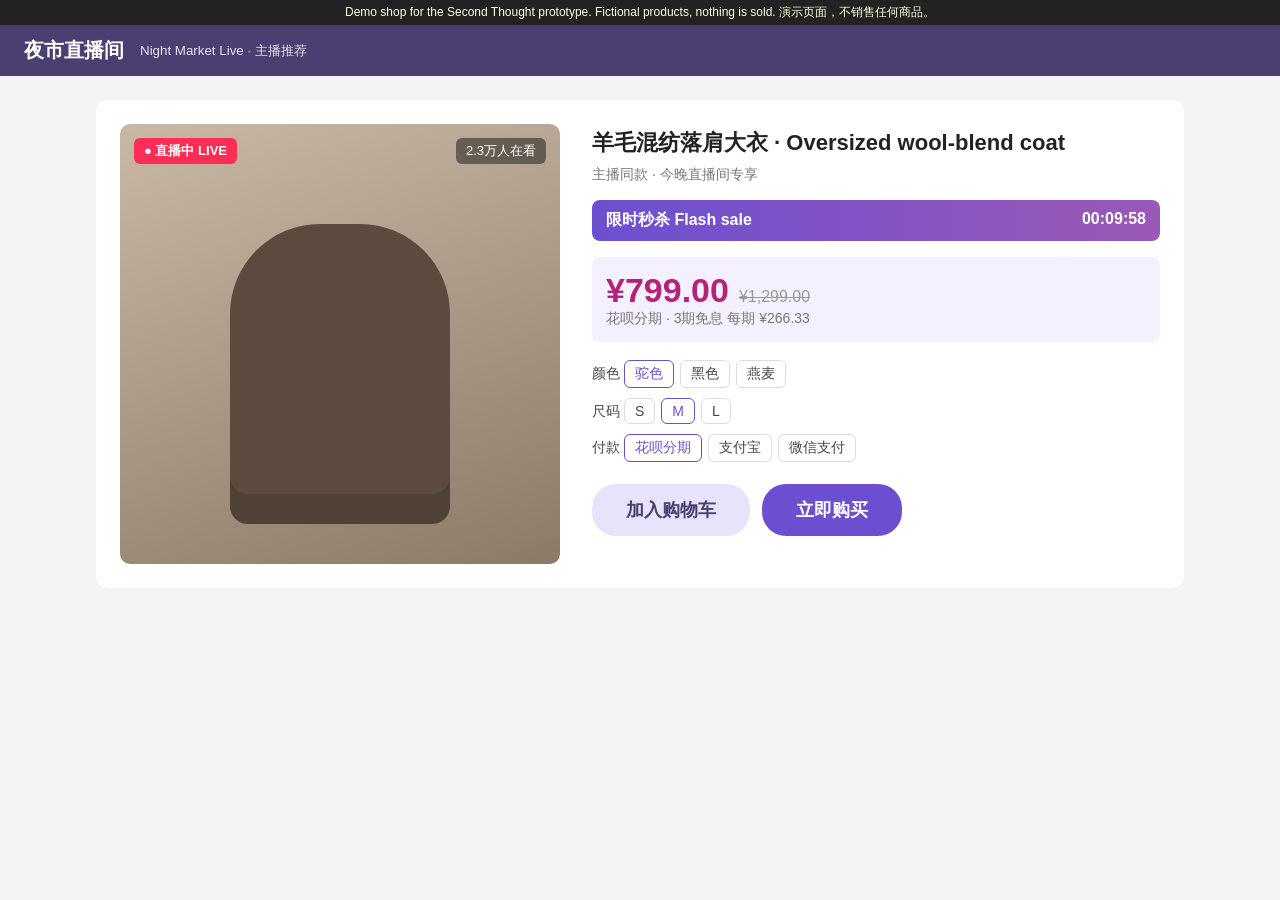
<file: extension/demo/index.html>
<!doctype html>
<html lang="zh-CN">
<head>
<meta charset="utf-8"><meta name="viewport" content="width=device-width, initial-scale=1">
<title>羊毛混纺落肩大衣 - 夜市直播间 Night Market Live (demo shop)</title>
<meta property="og:title" content="Oversized wool-blend coat 羊毛混纺落肩大衣">
<meta property="og:site_name" content="夜市直播间 Night Market Live">
<style>
  body { margin: 0; font-family: -apple-system, "PingFang SC", "Microsoft YaHei", "Noto Sans SC", Arial, sans-serif; background: #f4f4f4; color: #222; }
  header { background: #4b3f72; color: #fff; padding: 12px 24px; display: flex; align-items: center; gap: 16px; }
  header b { font-size: 20px; } header small { opacity: .85; }
  .demo { background: #222; color: #ffd; font-size: 12px; text-align: center; padding: 4px; }
  main { max-width: 1040px; margin: 24px auto; background: #fff; border-radius: 12px; display: grid; grid-template-columns: 440px 1fr; gap: 32px; padding: 24px; }
  .pic { height: 440px; border-radius: 10px; background: linear-gradient(160deg, #c9b8a6, #8c7a69); position: relative; display: flex; align-items: flex-end; justify-content: center; }
  .coat { width: 220px; height: 300px; background: #5b4a3d; border-radius: 90px 90px 18px 18px; margin-bottom: 40px; box-shadow: inset 0 -30px 0 rgba(0,0,0,.12); }
  .live { position: absolute; top: 14px; left: 14px; background: #ff2d55; color: #fff; font-weight: 700; padding: 4px 10px; border-radius: 6px; font-size: 13px; }
  .viewers { position: absolute; top: 14px; right: 14px; background: rgba(0,0,0,.45); color: #fff; padding: 4px 10px; border-radius: 6px; font-size: 13px; }
  h1 { font-size: 22px; margin: 4px 0 8px; } .sub { color: #777; font-size: 14px; }
  .flash { background: linear-gradient(90deg, #6c4fd1, #9b59b6); color: #fff; border-radius: 8px; padding: 10px 14px; margin: 16px 0; display: flex; justify-content: space-between; font-weight: 700; }
  .price-box { background: #f4f0fd; border-radius: 8px; padding: 14px; }
  .price { color: #b4237a; font-size: 34px; font-weight: 700; } .orig { color: #999; text-decoration: line-through; margin-left: 10px; }
  .opts { margin: 18px 0; font-size: 14px; color: #444; display: grid; gap: 10px; }
  .chip { display: inline-block; border: 1px solid #ddd; border-radius: 6px; padding: 4px 10px; margin-right: 6px; }
  .chip.on { border-color: #6c4fd1; color: #6c4fd1; }
  .btns { display: flex; gap: 12px; margin-top: 22px; }
  .btns button { border: 0; border-radius: 24px; padding: 14px 34px; font-size: 18px; font-weight: 700; cursor: pointer; }
  .cart { background: #e8e2fb; color: #4b3f72; } .buy { background: #6c4fd1; color: #fff; }
  #done { display: none; margin-top: 18px; padding: 14px; border-radius: 8px; background: #e8f6ec; color: #1d6b37; font-weight: 700; }
</style>
</head>
<body>
<div class="demo">Demo shop for the Second Thought prototype. Fictional products, nothing is sold. 演示页面，不销售任何商品。</div>
<header><b>夜市直播间</b><small>Night Market Live · 主播推荐</small></header>
<main>
  <div class="pic"><span class="live">● 直播中 LIVE</span><span class="viewers">2.3万人在看</span><div class="coat"></div></div>
  <div>
    <h1>羊毛混纺落肩大衣 · Oversized wool-blend coat</h1>
    <div class="sub">主播同款 · 今晚直播间专享</div>
    <div class="flash"><span>限时秒杀 Flash sale</span><span id="cd">00:09:59</span></div>
    <div class="price-box"><span class="price" itemprop="offers">¥799.00</span><span class="orig">¥1,299.00</span>
      <div class="sub">花呗分期 · 3期免息 每期 ¥266.33</div></div>
    <div class="opts">
      <div>颜色 <span class="chip on">驼色</span><span class="chip">黑色</span><span class="chip">燕麦</span></div>
      <div>尺码 <span class="chip">S</span><span class="chip on">M</span><span class="chip">L</span></div>
      <div>付款 <span class="chip on">花呗分期</span><span class="chip">支付宝</span><span class="chip">微信支付</span></div>
    </div>
    <div class="btns"><button class="cart" id="cart">加入购物车</button><button class="buy" id="buy">立即购买</button></div>
    <div id="done">订单已提交（演示）· Order placed (demo)</div>
  </div>
</main>
<script>
  let s = 599;
  setInterval(() => { s = s > 0 ? s - 1 : 599; document.getElementById("cd").textContent = `00:${String(Math.floor(s / 60)).padStart(2, "0")}:${String(s % 60).padStart(2, "0")}`; }, 1000);
  document.getElementById("buy").addEventListener("click", () => { document.getElementById("done").style.display = "block"; });
  document.getElementById("cart").addEventListener("click", () => { document.getElementById("cart").textContent = "已加入 ✓"; });
</script>
</body>
</html>
</file>
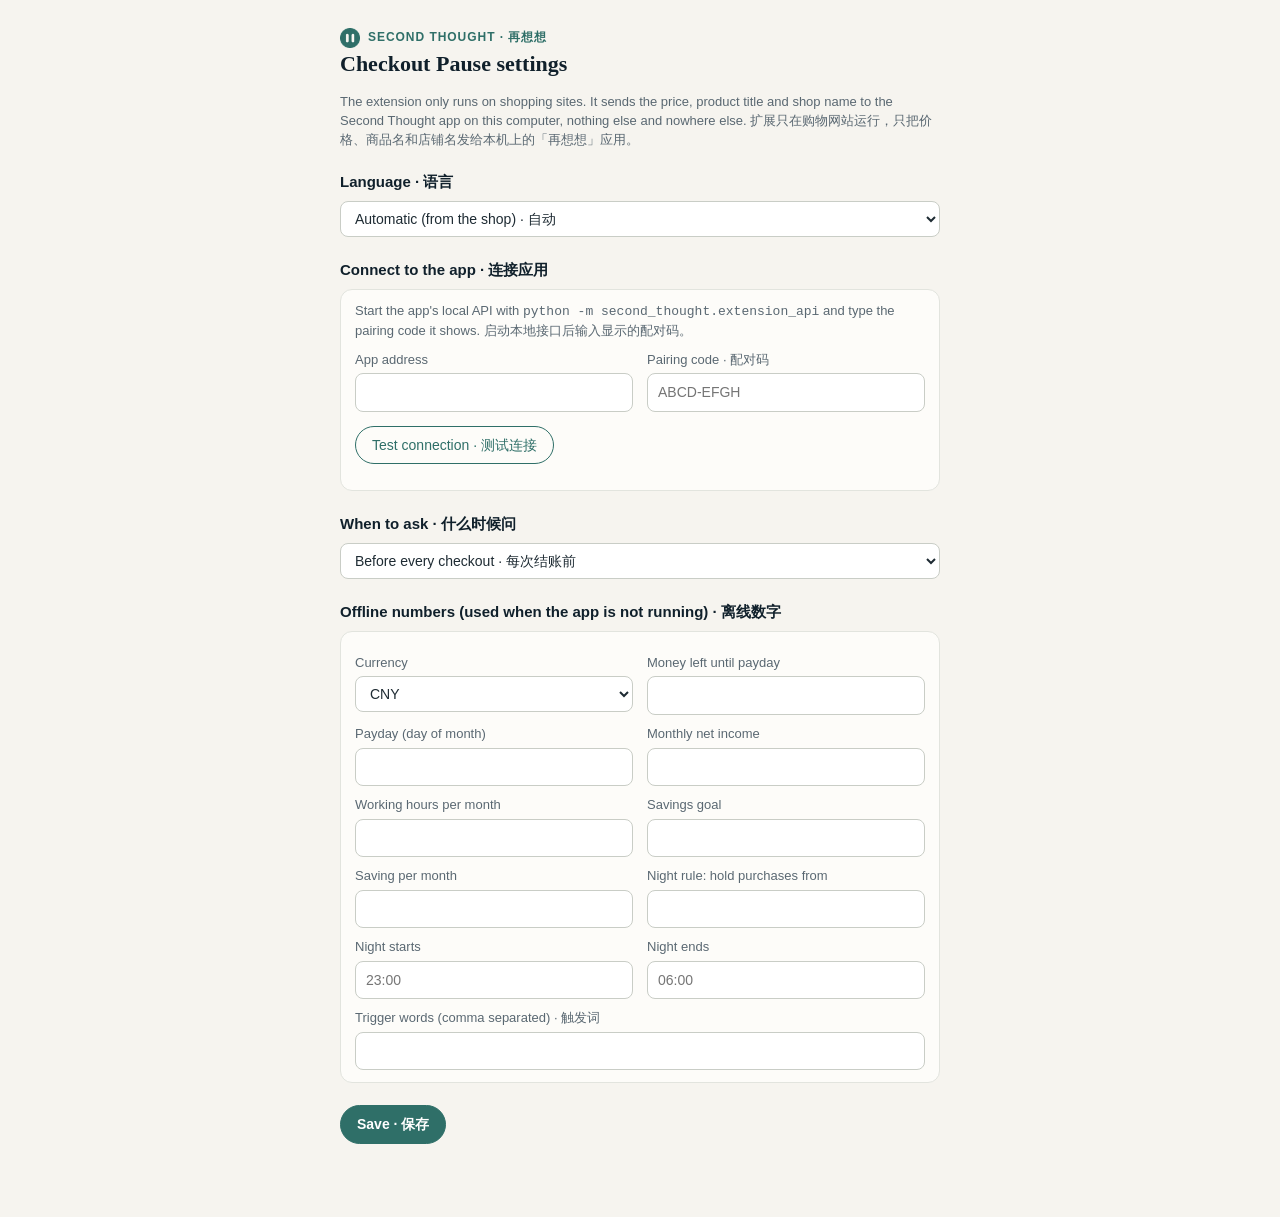
<file: extension/options.html>
<!doctype html>
<html lang="en">
<head><meta charset="utf-8"><title>Second Thought – Settings</title><link rel="stylesheet" href="ui.css">
<style>main { max-width: 640px; margin: 0 auto; padding: 28px 20px 60px; } .box { margin-top: 8px; } #result { margin-top: 10px; }</style></head>
<body><main>
  <div class="brand"><img src="icons/icon32.png" alt="">Second Thought · 再想想</div>
  <h1>Checkout Pause settings</h1>
  <p class="muted">The extension only runs on shopping sites. It sends the price, product title and shop name to the Second Thought app on this computer, nothing else and nowhere else. 扩展只在购物网站运行，只把价格、商品名和店铺名发给本机上的「再想想」应用。</p>

  <h2>Language · 语言</h2>
  <select id="lang"><option value="auto">Automatic (from the shop) · 自动</option><option value="en">English</option><option value="zh">中文</option></select>

  <h2>Connect to the app · 连接应用</h2>
  <div class="box">
    <p class="muted" style="margin:0">Start the app's local API with <code>python -m second_thought.extension_api</code> and type the pairing code it shows. 启动本地接口后输入显示的配对码。</p>
    <div class="grid"><div><label for="api">App address</label><input id="api"></div><div><label for="code">Pairing code · 配对码</label><input id="code" placeholder="ABCD-EFGH" autocomplete="off"></div></div>
    <p><button id="test">Test connection · 测试连接</button></p>
    <div id="result" class="muted"></div>
  </div>

  <h2>When to ask · 什么时候问</h2>
  <select id="mode"><option value="always">Before every checkout · 每次结账前</option><option value="risky">Only when it looks risky · 只在有风险时</option></select>

  <h2>Offline numbers (used when the app is not running) · 离线数字</h2>
  <div class="box"><div class="grid">
    <div><label for="currency">Currency</label><select id="currency"><option>CNY</option><option>EUR</option><option>USD</option><option>GBP</option></select></div>
    <div><label for="leftUntilPayday">Money left until payday</label><input id="leftUntilPayday" type="number" min="0"></div>
    <div><label for="payday">Payday (day of month)</label><input id="payday" type="number" min="1" max="28"></div>
    <div><label for="income">Monthly net income</label><input id="income" type="number" min="0"></div>
    <div><label for="hours">Working hours per month</label><input id="hours" type="number" min="1"></div>
    <div><label for="goalName">Savings goal</label><input id="goalName"></div>
    <div><label for="goalMonthly">Saving per month</label><input id="goalMonthly" type="number" min="0"></div>
    <div><label for="nightThreshold">Night rule: hold purchases from</label><input id="nightThreshold" type="number" min="0"></div>
    <div><label for="nightStart">Night starts</label><input id="nightStart" placeholder="23:00"></div>
    <div><label for="nightEnd">Night ends</label><input id="nightEnd" placeholder="06:00"></div>
  </div>
  <label for="triggers">Trigger words (comma separated) · 触发词</label><input id="triggers"></div>

  <p style="margin-top:22px"><button class="primary" id="save">Save · 保存</button> <span id="saved" class="ok"></span></p>
</main><script src="options.js"></script></body>
</html>
</file>
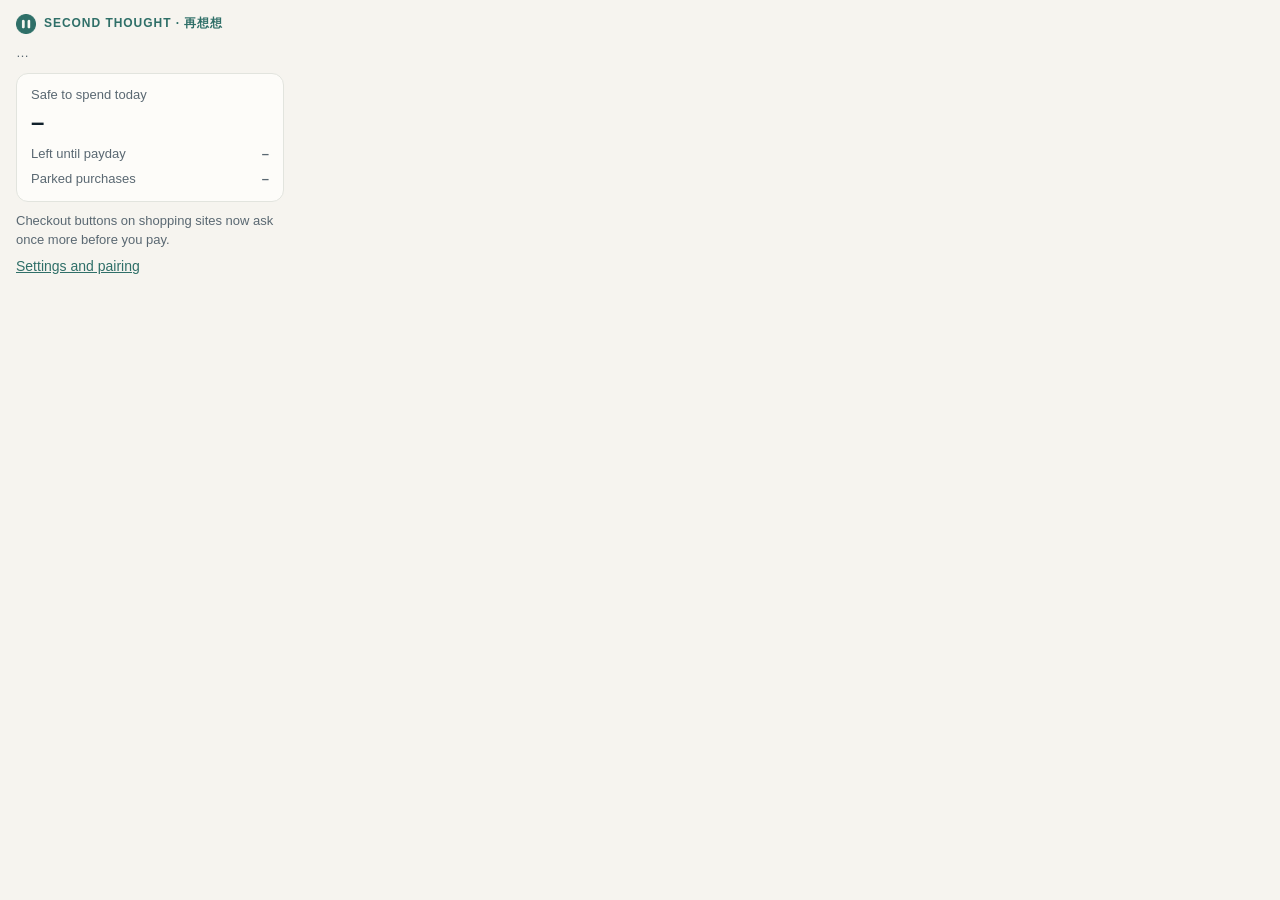
<file: extension/popup.html>
<!doctype html>
<html lang="en">
<head><meta charset="utf-8"><title>Second Thought</title><link rel="stylesheet" href="ui.css">
<style>body { width: 300px; padding: 14px 16px; } .box { margin-top: 10px; } .row { display: flex; justify-content: space-between; margin-top: 6px; }</style></head>
<body>
  <div class="brand"><img src="icons/icon32.png" alt="">Second Thought · 再想想</div>
  <p id="status" class="muted" style="margin:10px 0 0">…</p>
  <div class="box"><div class="muted" id="l-today">Safe to spend today</div><div class="big" id="today">–</div>
    <div class="row muted"><span id="l-left">Left until payday</span><b id="left">–</b></div>
    <div class="row muted"><span id="l-parked">Parked purchases</span><b id="parked">–</b></div>
  </div>
  <p class="muted" id="hint" style="margin:10px 0 6px">Checkout buttons on shopping sites now ask once more before you pay.</p>
  <a href="options.html" target="_blank" id="opts">Settings and pairing</a>
  <script src="popup.js"></script>
</body>
</html>
</file>
<file: extension/ui.css>
:root { --teal: #2F6F68; --ink: #10202B; --text: #1E2B33; --muted: #5A6872; --line: #E2E4DE; --paper: #F6F4EF; --card: #FDFCF9; }
* { box-sizing: border-box; }
body { margin: 0; background: var(--paper); color: var(--text);
  font: 14px/1.45 -apple-system, "Segoe UI", "PingFang SC", "Microsoft YaHei", "Noto Sans SC", Roboto, Arial, sans-serif; }
h1 { font-family: Georgia, "Songti SC", "Noto Serif SC", serif; font-weight: 600; color: var(--ink); font-size: 22px; margin: 0 0 4px; }
h2 { font-size: 15px; margin: 22px 0 8px; color: var(--ink); }
.brand { display: flex; align-items: center; gap: 8px; color: var(--teal); font-weight: 700; font-size: 12px; letter-spacing: .08em; text-transform: uppercase; }
.brand img { width: 20px; height: 20px; }
.muted { color: var(--muted); font-size: 13px; }
.box { background: var(--card); border: 1px solid var(--line); border-radius: 12px; padding: 12px 14px; }
.big { font-size: 24px; font-weight: 700; color: var(--ink); }
.ok { color: var(--teal); font-weight: 700; }
.warn { color: #7A5A12; }
label { display: block; font-size: 13px; color: var(--muted); margin: 10px 0 4px; }
input, select { font: inherit; width: 100%; padding: 8px 10px; border: 1px solid #C9CDC6; border-radius: 8px; background: #fff; color: var(--text); }
.grid { display: grid; grid-template-columns: 1fr 1fr; gap: 0 14px; }
button { font: inherit; border-radius: 999px; padding: 8px 16px; cursor: pointer; border: 1px solid var(--teal); background: var(--card); color: var(--teal); }
button.primary { background: var(--teal); color: #fff; font-weight: 700; }
a { color: var(--teal); }
</file>
